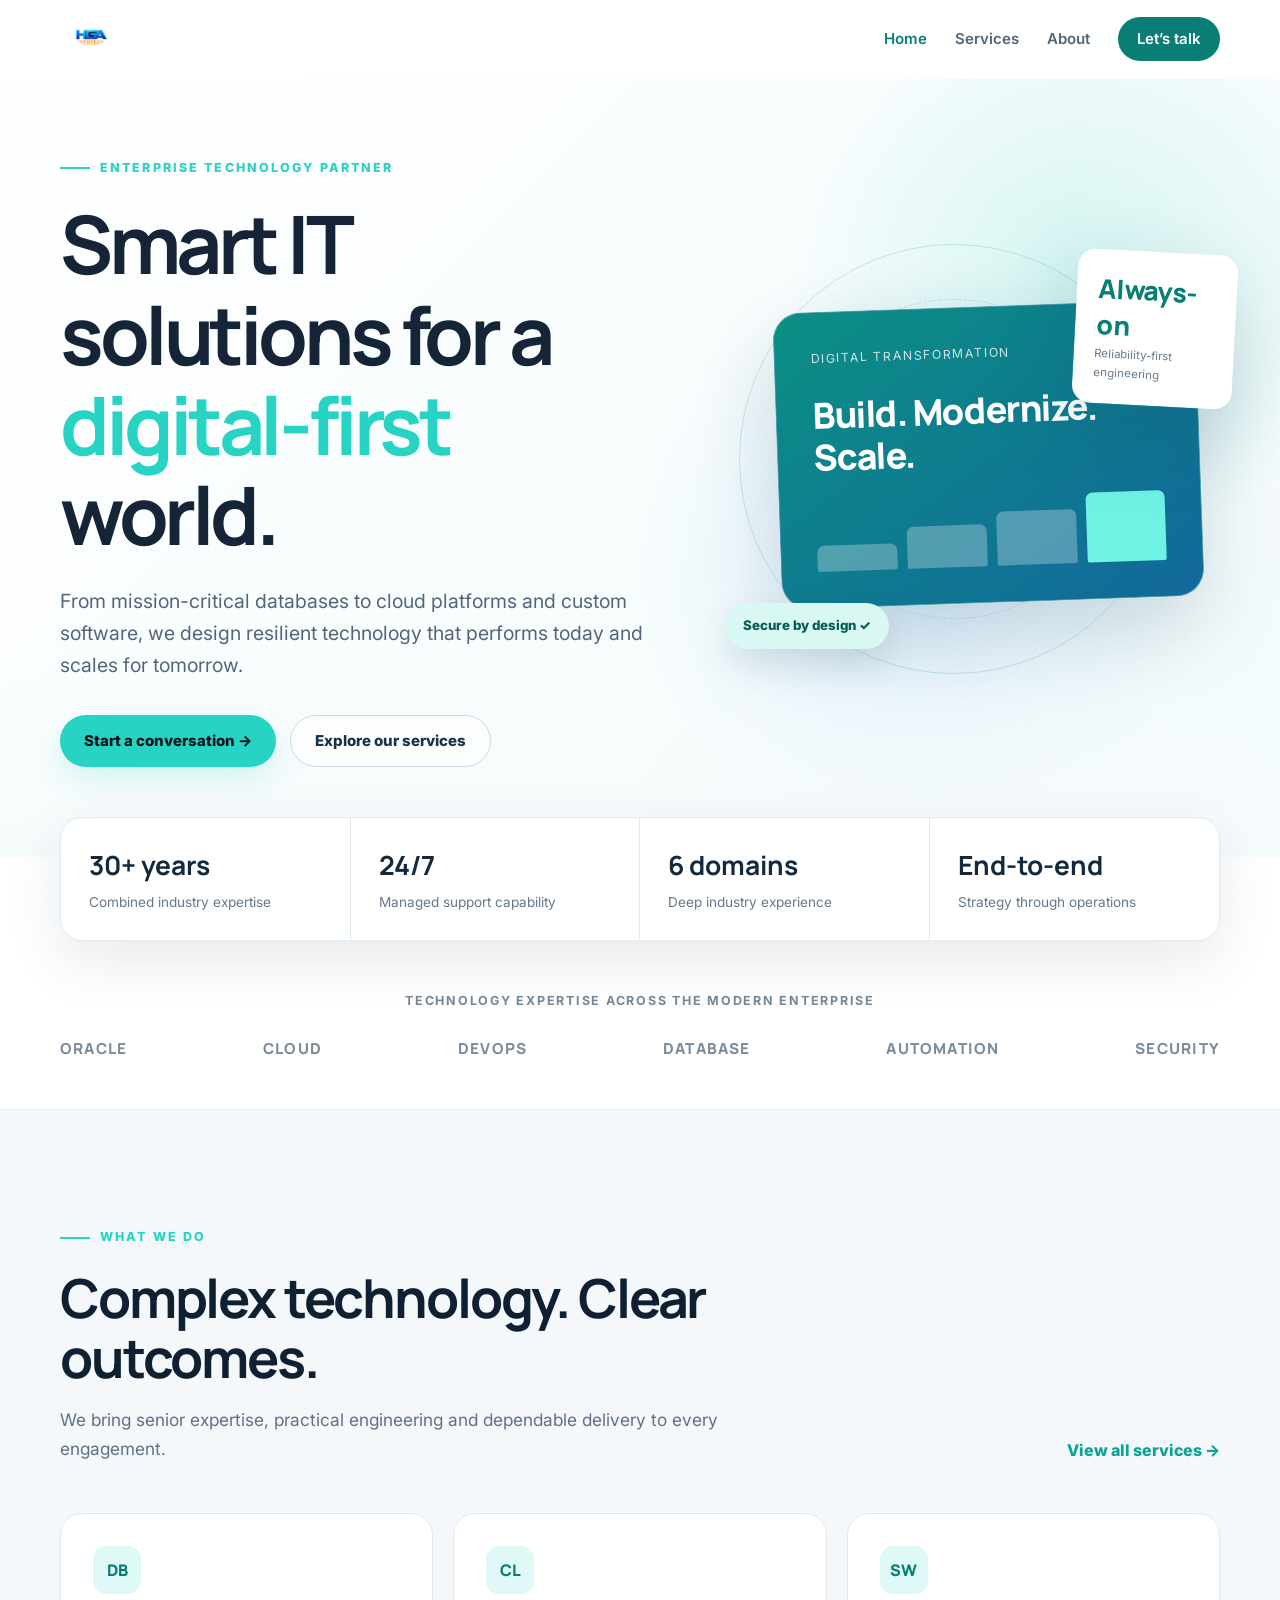
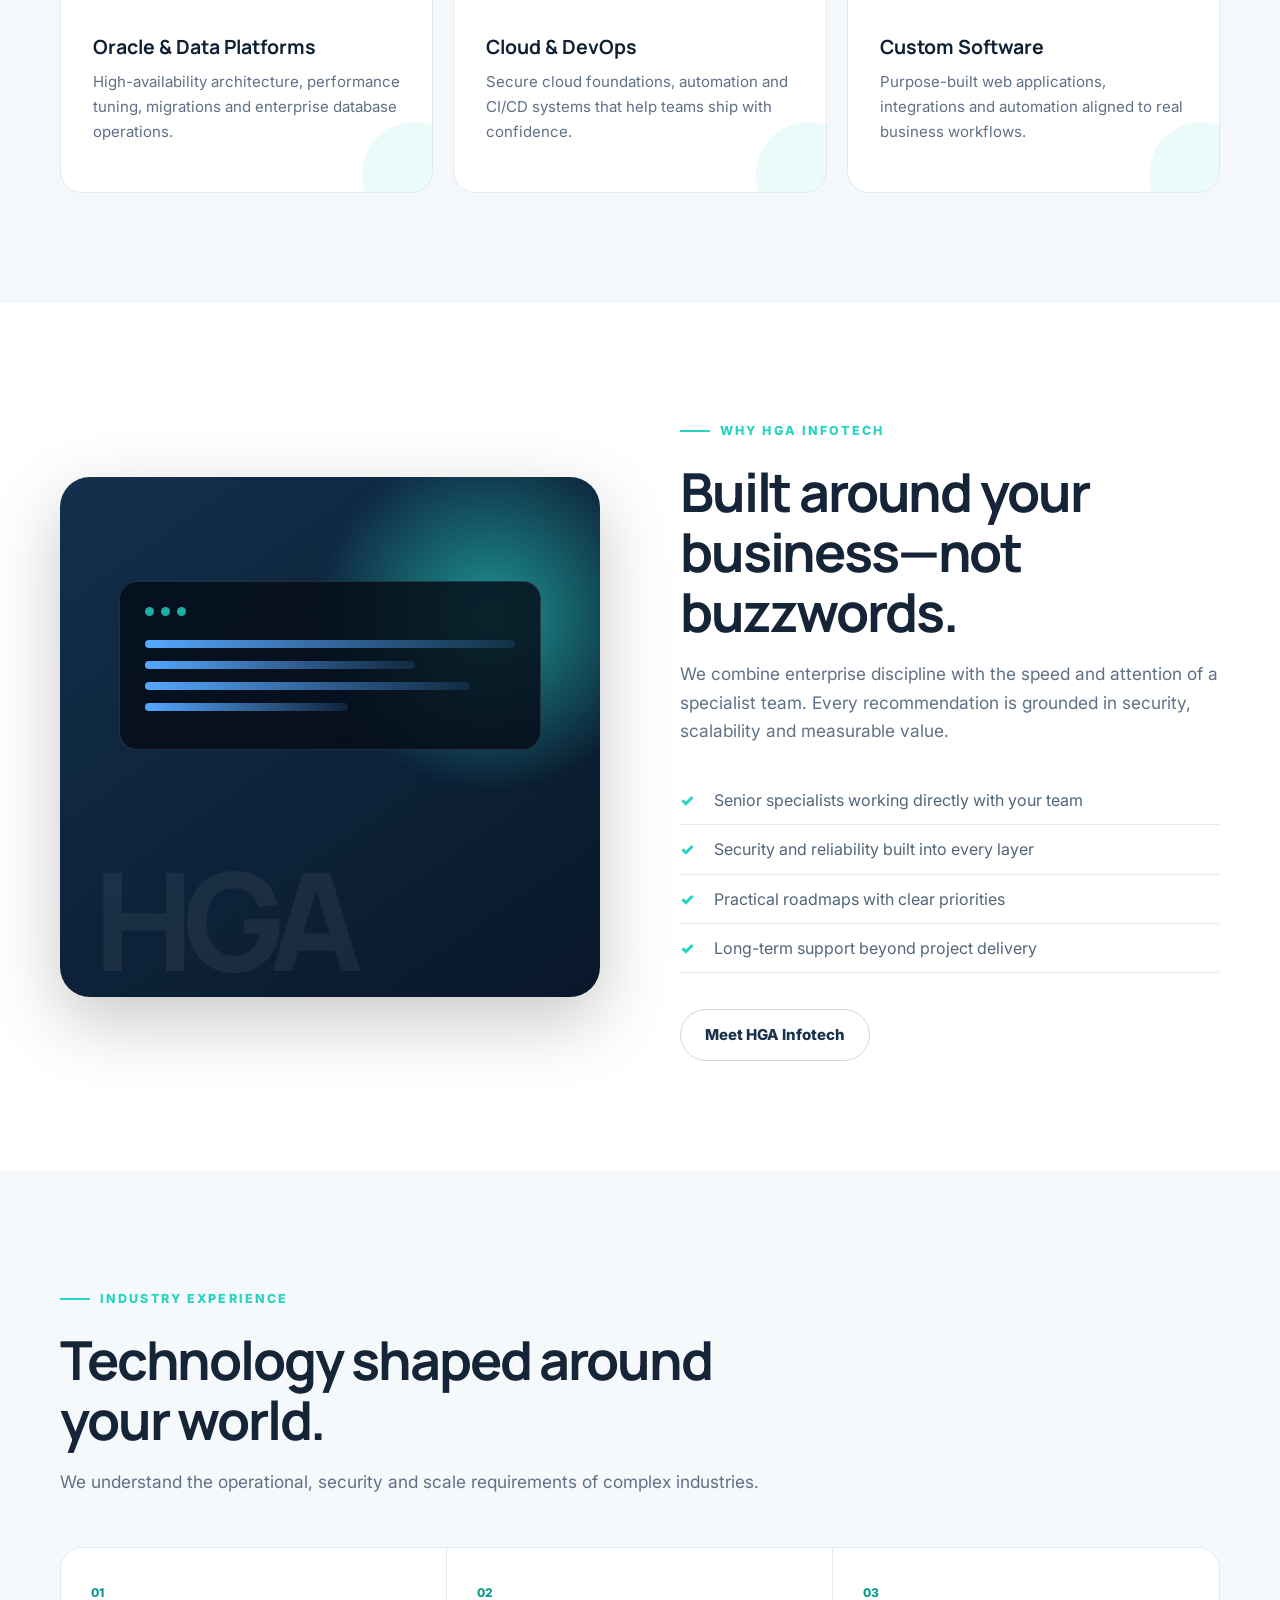
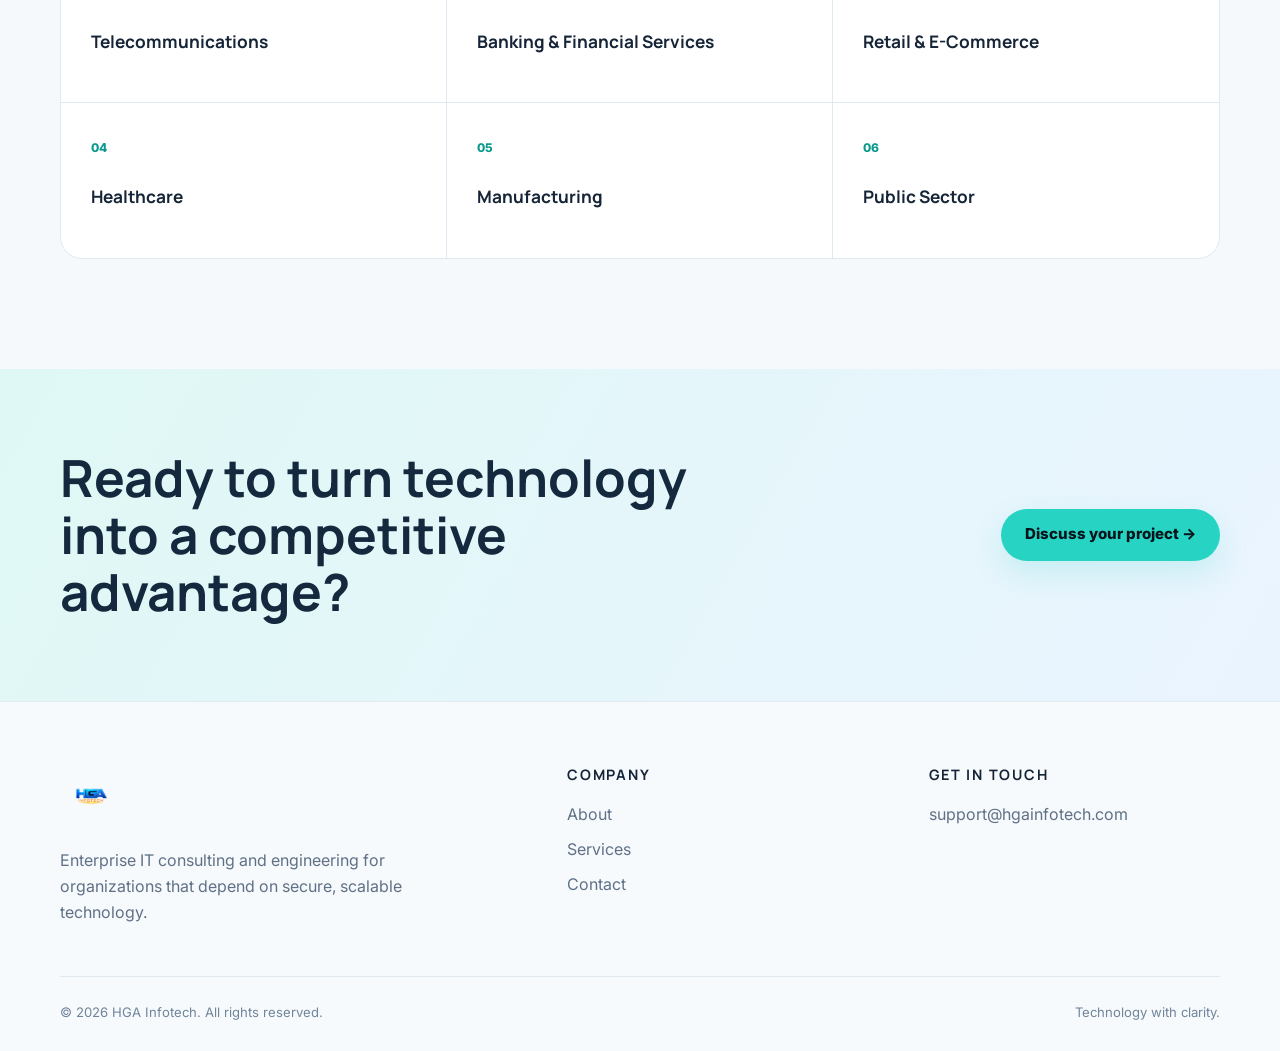
<file: index.html>
<!doctype html>
<html lang="en">
<head>
  <meta charset="utf-8"><meta name="viewport" content="width=device-width,initial-scale=1">
  <meta name="description" content="HGA Infotech delivers enterprise IT consulting, Oracle database, cloud, DevOps, security and custom software solutions.">
  <title>HGA Infotech | Enterprise Technology, Built for What’s Next</title>
  <link rel="preconnect" href="https://fonts.googleapis.com"><link rel="preconnect" href="https://fonts.gstatic.com" crossorigin>
  <link href="https://fonts.googleapis.com/css2?family=Inter:wght@400;500;600;700&family=Manrope:wght@600;700;800&display=swap" rel="stylesheet">
  <link rel="stylesheet" href="styles.css">
</head>
<body>
  <header class="site-header"><div class="container nav-wrap">
    <a class="brand" href="index.html" aria-label="HGA Infotech home"><img src="logo.png" alt="HGA Infotech"></a>
    <button class="menu-toggle" aria-label="Open navigation" aria-expanded="false"><span></span><span></span><span></span></button>
    <nav class="nav-links" aria-label="Main navigation"><a class="active" href="index.html">Home</a><a href="services.html">Services</a><a href="about.html">About</a><a class="nav-cta" href="contact.html">Let’s talk</a></nav>
  </div></header>

  <main>
    <section class="hero"><div class="container hero-layout"><div class="hero-content">
      <span class="eyebrow">Enterprise technology partner</span>
      <h1>Smart IT solutions for a <span>digital-first</span> world.</h1>
      <p class="hero-copy">From mission-critical databases to cloud platforms and custom software, we design resilient technology that performs today and scales for tomorrow.</p>
      <div class="actions"><a class="btn btn-primary" href="contact.html">Start a conversation →</a><a class="btn btn-secondary" href="services.html">Explore our services</a></div>
    </div><div class="hero-showcase" aria-hidden="true"><div class="showcase-orbit orbit-one"></div><div class="showcase-orbit orbit-two"></div><div class="showcase-card showcase-main"><span>Digital transformation</span><strong>Build. Modernize.<br>Scale.</strong><div class="showcase-bars"><i></i><i></i><i></i><i></i></div></div><div class="showcase-card showcase-float"><b>Always-on</b><span>Reliability-first engineering</span></div><div class="showcase-pill">Secure by design ✓</div></div></div></section>

    <div class="trust-bar"><div class="container trust-grid">
      <div class="stat"><strong>30+ years</strong><span>Combined industry expertise</span></div>
      <div class="stat"><strong>24/7</strong><span>Managed support capability</span></div>
      <div class="stat"><strong>6 domains</strong><span>Deep industry experience</span></div>
      <div class="stat"><strong>End-to-end</strong><span>Strategy through operations</span></div>
    </div></div>

    <section class="expertise-strip"><div class="container"><p>Technology expertise across the modern enterprise</p><div class="expertise-list"><span>ORACLE</span><span>CLOUD</span><span>DEVOPS</span><span>DATABASE</span><span>AUTOMATION</span><span>SECURITY</span></div></div></section>

    <section class="section section-light"><div class="container">
      <div class="section-head"><div><span class="eyebrow">What we do</span><h2>Complex technology. Clear outcomes.</h2><p class="lead">We bring senior expertise, practical engineering and dependable delivery to every engagement.</p></div><a class="text-link" href="services.html">View all services →</a></div>
      <div class="services-grid">
        <article class="service-card"><div class="icon-box">DB</div><h3>Oracle & Data Platforms</h3><p>High-availability architecture, performance tuning, migrations and enterprise database operations.</p></article>
        <article class="service-card"><div class="icon-box">CL</div><h3>Cloud & DevOps</h3><p>Secure cloud foundations, automation and CI/CD systems that help teams ship with confidence.</p></article>
        <article class="service-card"><div class="icon-box">SW</div><h3>Custom Software</h3><p>Purpose-built web applications, integrations and automation aligned to real business workflows.</p></article>
      </div>
    </div></section>

    <section class="section section-dark"><div class="container split">
      <div class="visual-panel" aria-hidden="true"><div class="code-window"><div class="window-dots"><i></i><i></i><i></i></div><div class="code-line"></div><div class="code-line"></div><div class="code-line"></div><div class="code-line"></div></div></div>
      <div><span class="eyebrow">Why HGA Infotech</span><h2>Built around your business—not buzzwords.</h2><p class="lead">We combine enterprise discipline with the speed and attention of a specialist team. Every recommendation is grounded in security, scalability and measurable value.</p>
        <ul class="check-list"><li>Senior specialists working directly with your team</li><li>Security and reliability built into every layer</li><li>Practical roadmaps with clear priorities</li><li>Long-term support beyond project delivery</li></ul>
        <a class="btn btn-secondary" href="about.html">Meet HGA Infotech</a>
      </div>
    </div></section>

    <section class="section industries-section"><div class="container"><div class="section-head"><div><span class="eyebrow">Industry experience</span><h2>Technology shaped around your world.</h2><p class="lead">We understand the operational, security and scale requirements of complex industries.</p></div></div><div class="industry-grid"><article><span>01</span><h3>Telecommunications</h3></article><article><span>02</span><h3>Banking & Financial Services</h3></article><article><span>03</span><h3>Retail & E-Commerce</h3></article><article><span>04</span><h3>Healthcare</h3></article><article><span>05</span><h3>Manufacturing</h3></article><article><span>06</span><h3>Public Sector</h3></article></div></div></section>

    <section class="cta"><div class="container cta-inner"><h2>Ready to turn technology into a competitive advantage?</h2><a class="btn btn-primary" href="contact.html">Discuss your project →</a></div></section>
  </main>

  <footer class="site-footer"><div class="container"><div class="footer-grid">
    <div class="footer-brand"><a class="brand" href="index.html"><img src="logo.png" alt="HGA Infotech"></a><p>Enterprise IT consulting and engineering for organizations that depend on secure, scalable technology.</p></div>
    <div class="footer-col"><h3>Company</h3><a href="about.html">About</a><a href="services.html">Services</a><a href="contact.html">Contact</a></div>
    <div class="footer-col"><h3>Get in touch</h3><a href="mailto:support@hgainfotech.com">support@hgainfotech.com</a></div>
  </div><div class="footer-bottom"><span>© 2026 HGA Infotech. All rights reserved.</span><span>Technology with clarity.</span></div></div></footer>
  <script src="script.js"></script>
</body></html>
</file>
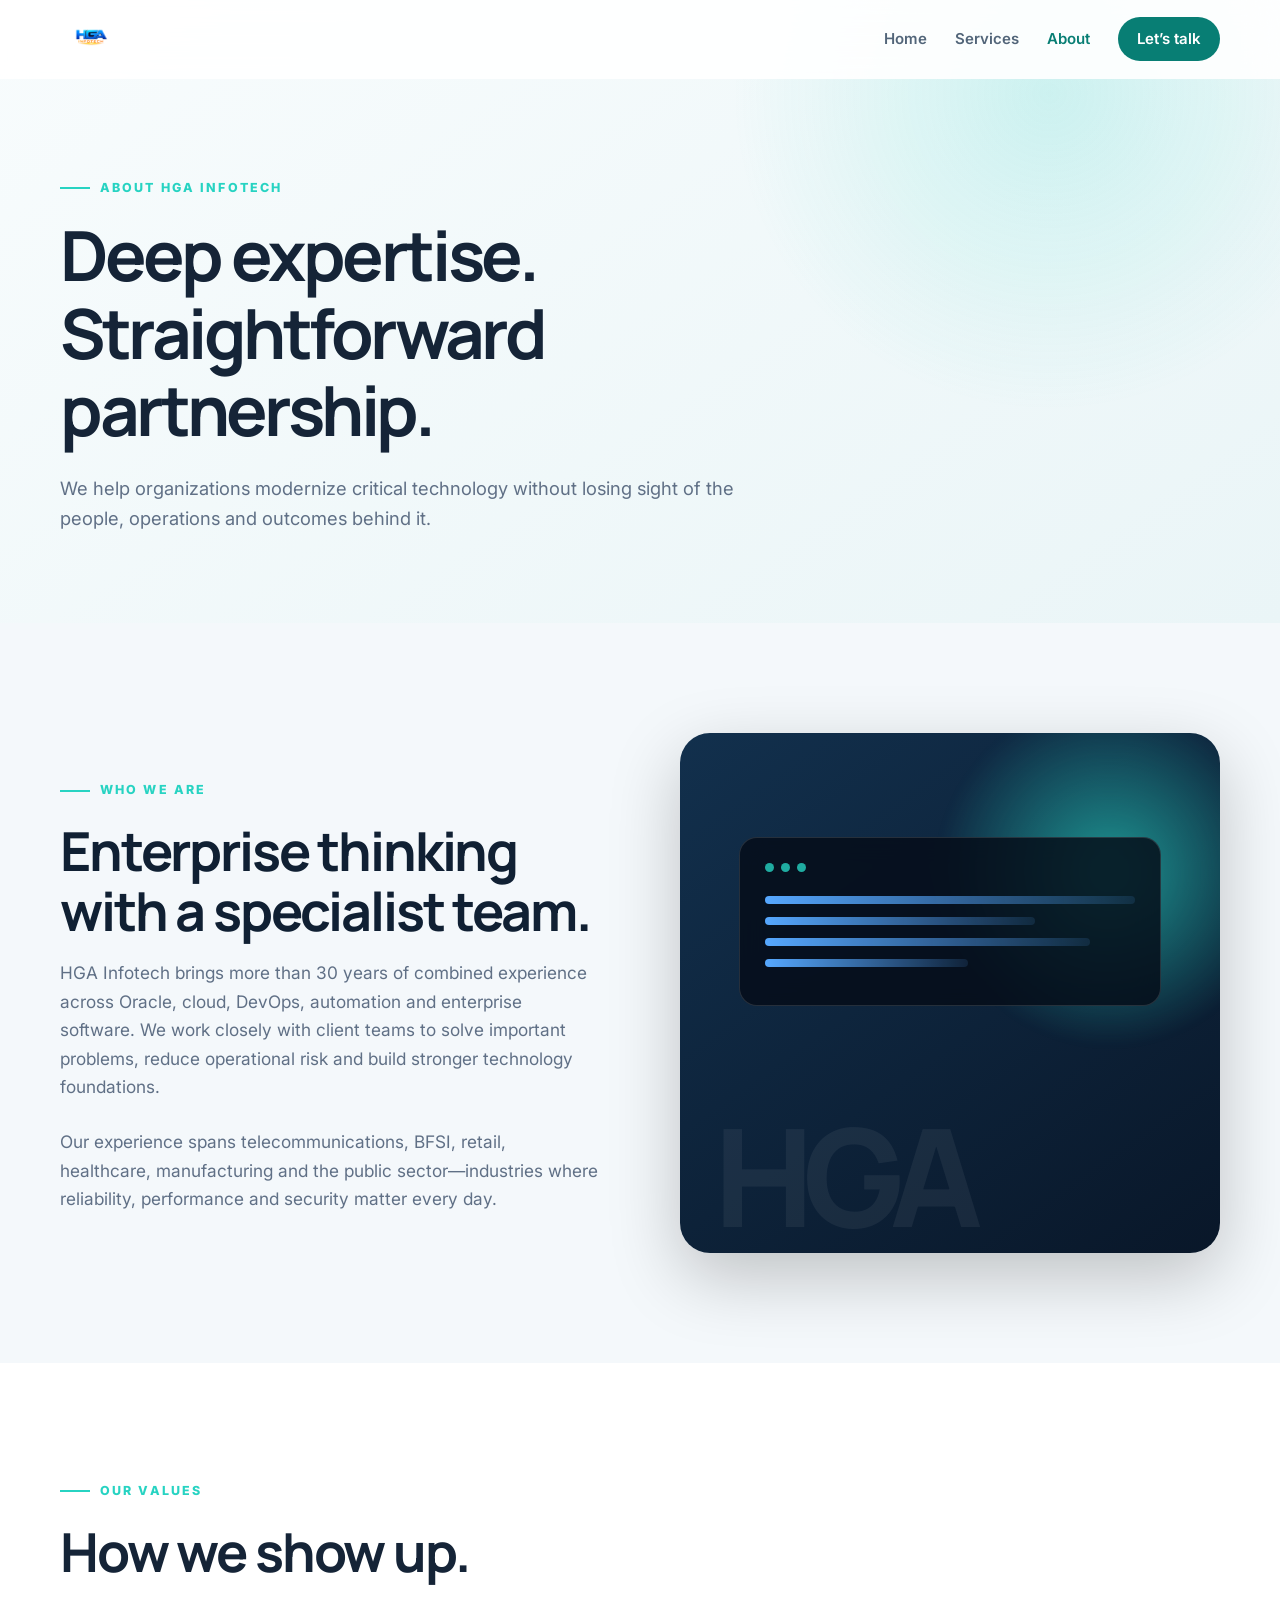
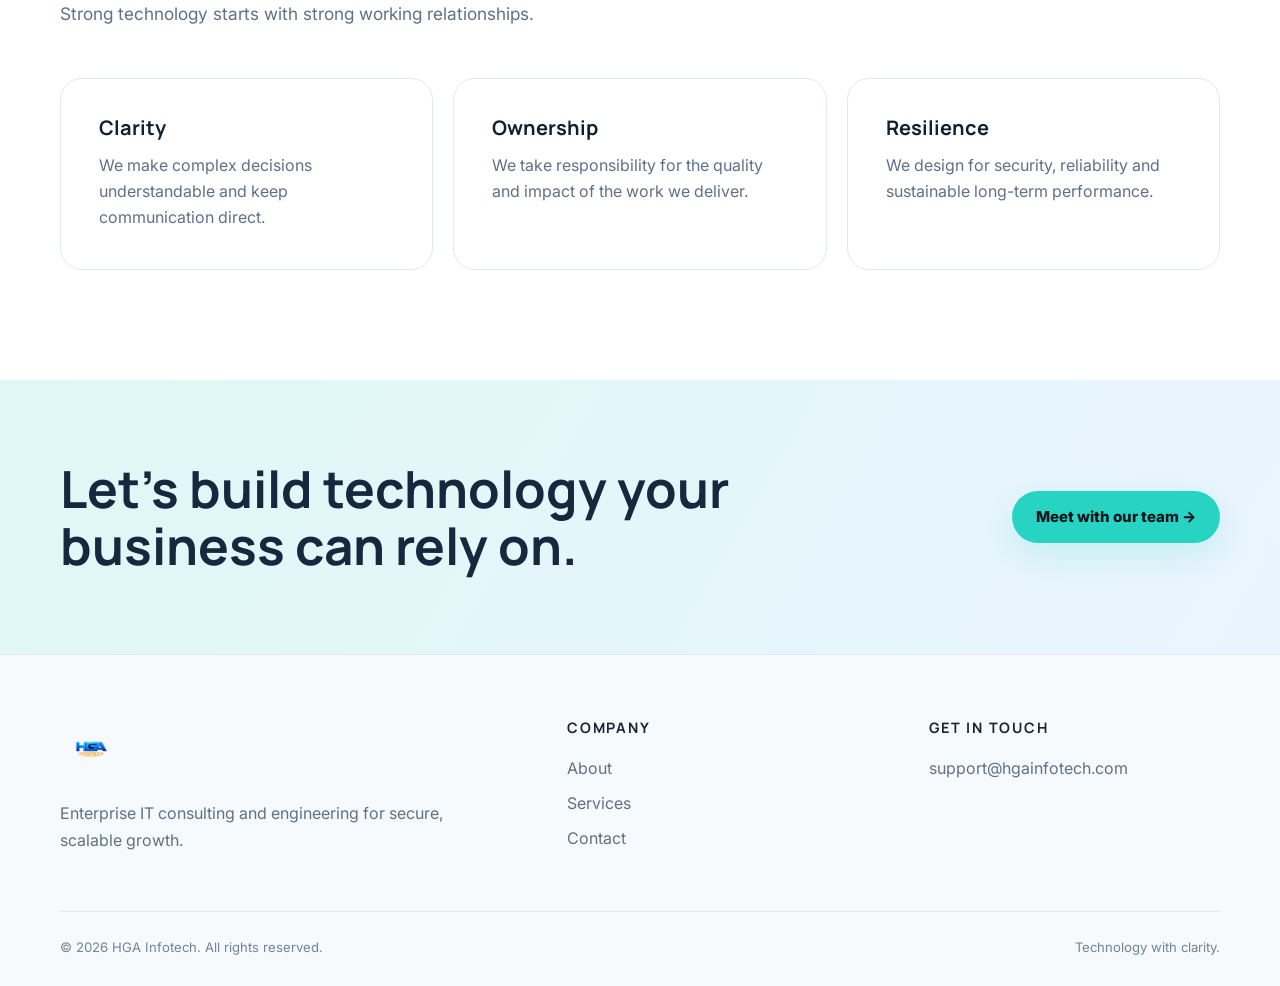
<file: about.html>
<!doctype html><html lang="en"><head>
  <meta charset="utf-8"><meta name="viewport" content="width=device-width,initial-scale=1"><meta name="description" content="Learn about HGA Infotech, an enterprise technology partner focused on dependable delivery, deep expertise and lasting client relationships.">
  <title>About | HGA Infotech</title><link rel="preconnect" href="https://fonts.googleapis.com"><link rel="preconnect" href="https://fonts.gstatic.com" crossorigin><link href="https://fonts.googleapis.com/css2?family=Inter:wght@400;500;600;700&family=Manrope:wght@600;700;800&display=swap" rel="stylesheet"><link rel="stylesheet" href="styles.css">
</head><body>
  <header class="site-header"><div class="container nav-wrap"><a class="brand" href="index.html"><img src="logo.png" alt="HGA Infotech"></a><button class="menu-toggle" aria-label="Open navigation" aria-expanded="false"><span></span><span></span><span></span></button><nav class="nav-links"><a href="index.html">Home</a><a href="services.html">Services</a><a class="active" href="about.html">About</a><a class="nav-cta" href="contact.html">Let’s talk</a></nav></div></header>
  <main><section class="page-hero"><div class="container"><span class="eyebrow">About HGA Infotech</span><h1>Deep expertise. Straightforward partnership.</h1><p>We help organizations modernize critical technology without losing sight of the people, operations and outcomes behind it.</p></div></section>
    <section class="section section-light"><div class="container split"><div><span class="eyebrow">Who we are</span><h2>Enterprise thinking with a specialist team.</h2><p class="lead">HGA Infotech brings more than 30 years of combined experience across Oracle, cloud, DevOps, automation and enterprise software. We work closely with client teams to solve important problems, reduce operational risk and build stronger technology foundations.</p><br><p class="lead">Our experience spans telecommunications, BFSI, retail, healthcare, manufacturing and the public sector—industries where reliability, performance and security matter every day.</p></div><div class="visual-panel" aria-hidden="true"><div class="code-window"><div class="window-dots"><i></i><i></i><i></i></div><div class="code-line"></div><div class="code-line"></div><div class="code-line"></div><div class="code-line"></div></div></div></div></section>
    <section class="section section-dark"><div class="container"><div class="section-head"><div><span class="eyebrow">Our values</span><h2>How we show up.</h2><p class="lead">Strong technology starts with strong working relationships.</p></div></div><div class="values-grid"><article class="content-card"><h3>Clarity</h3><p>We make complex decisions understandable and keep communication direct.</p></article><article class="content-card"><h3>Ownership</h3><p>We take responsibility for the quality and impact of the work we deliver.</p></article><article class="content-card"><h3>Resilience</h3><p>We design for security, reliability and sustainable long-term performance.</p></article></div></div></section>
    <section class="cta"><div class="container cta-inner"><h2>Let’s build technology your business can rely on.</h2><a class="btn btn-primary" href="contact.html">Meet with our team →</a></div></section>
  </main>
  <footer class="site-footer"><div class="container"><div class="footer-grid"><div class="footer-brand"><a class="brand" href="index.html"><img src="logo.png" alt="HGA Infotech"></a><p>Enterprise IT consulting and engineering for secure, scalable growth.</p></div><div class="footer-col"><h3>Company</h3><a href="about.html">About</a><a href="services.html">Services</a><a href="contact.html">Contact</a></div><div class="footer-col"><h3>Get in touch</h3><a href="mailto:support@hgainfotech.com">support@hgainfotech.com</a></div></div><div class="footer-bottom"><span>© 2026 HGA Infotech. All rights reserved.</span><span>Technology with clarity.</span></div></div></footer><script src="script.js"></script>
</body></html>
</file>
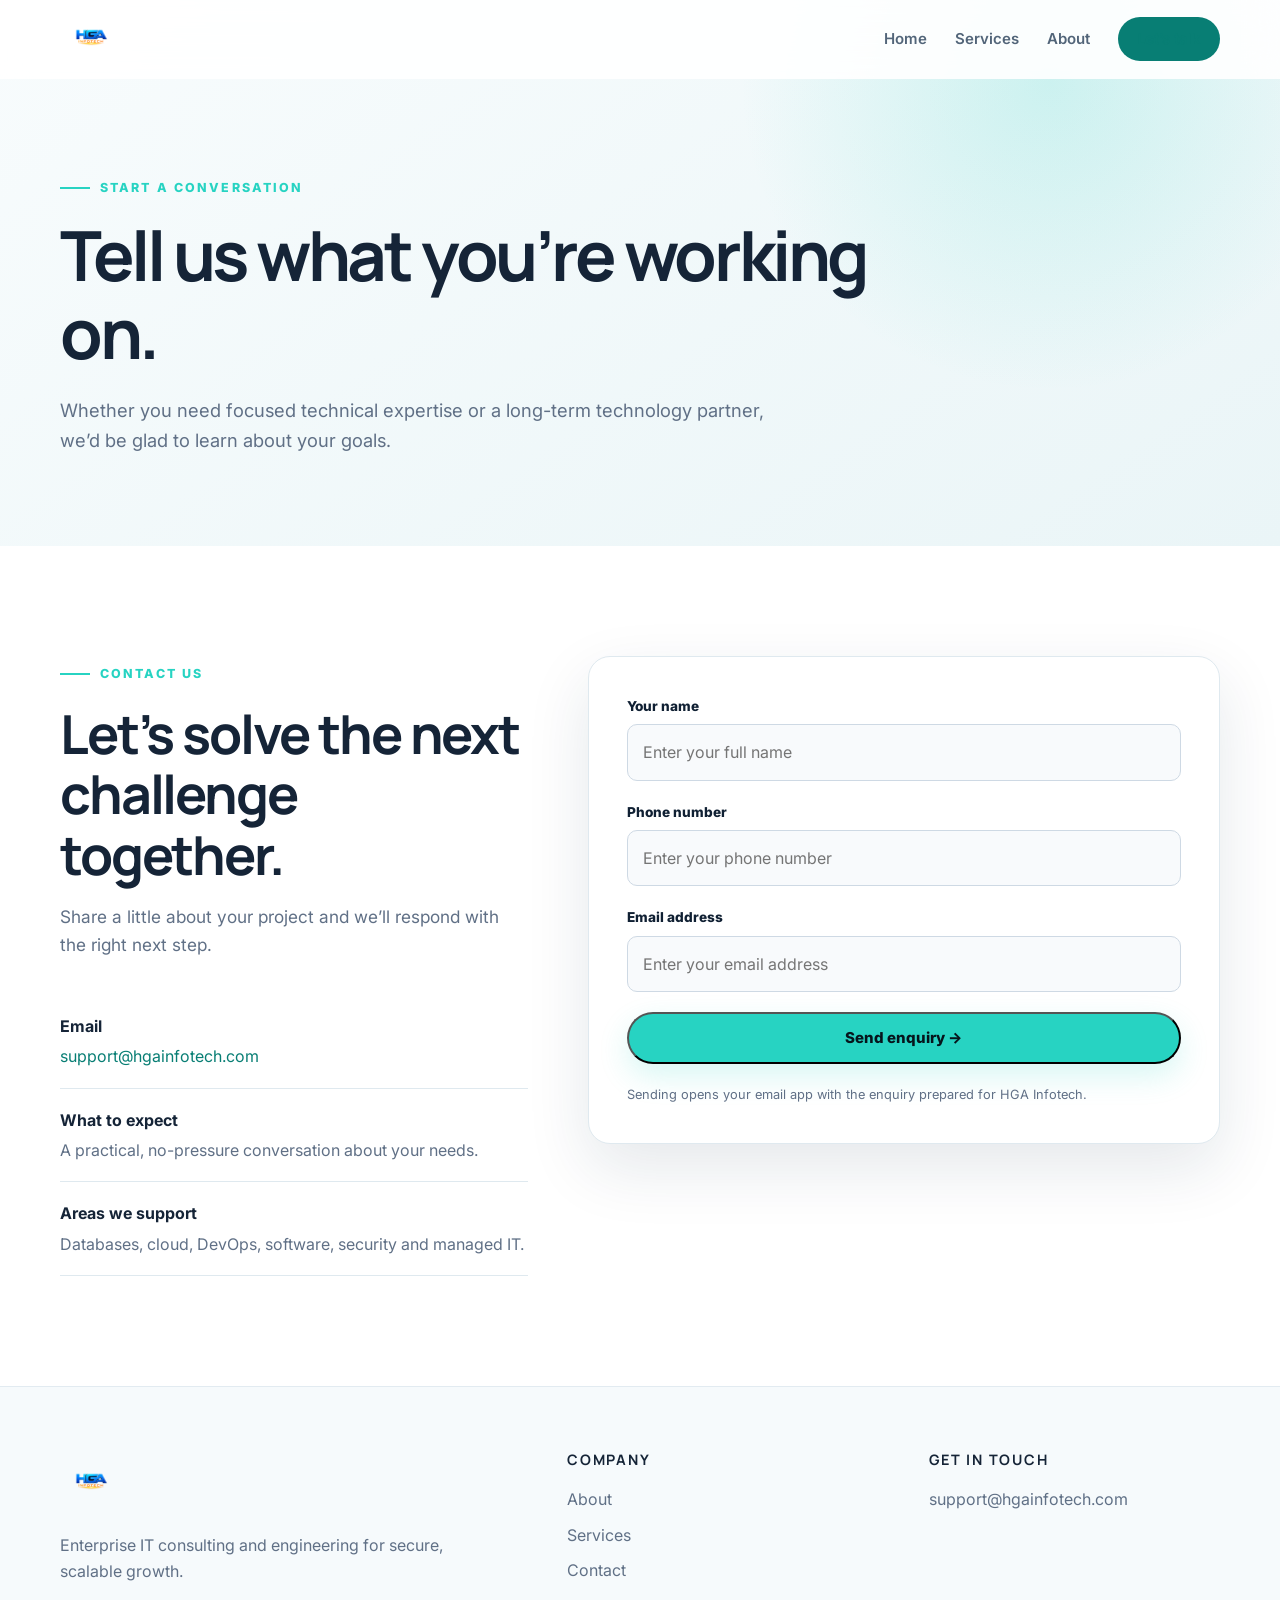
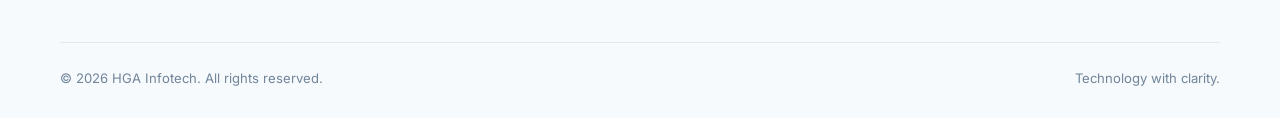
<file: contact.html>
<!doctype html><html lang="en"><head>
  <meta charset="utf-8"><meta name="viewport" content="width=device-width,initial-scale=1"><meta name="description" content="Contact HGA Infotech to discuss enterprise IT consulting, cloud, database, software and managed support needs.">
  <title>Contact | HGA Infotech</title><link rel="preconnect" href="https://fonts.googleapis.com"><link rel="preconnect" href="https://fonts.gstatic.com" crossorigin><link href="https://fonts.googleapis.com/css2?family=Inter:wght@400;500;600;700&family=Manrope:wght@600;700;800&display=swap" rel="stylesheet"><link rel="stylesheet" href="styles.css">
</head><body>
  <header class="site-header"><div class="container nav-wrap"><a class="brand" href="index.html"><img src="logo.png" alt="HGA Infotech"></a><button class="menu-toggle" aria-label="Open navigation" aria-expanded="false"><span></span><span></span><span></span></button><nav class="nav-links"><a href="index.html">Home</a><a href="services.html">Services</a><a href="about.html">About</a><a class="nav-cta active" href="contact.html">Let’s talk</a></nav></div></header>
  <main><section class="page-hero"><div class="container"><span class="eyebrow">Start a conversation</span><h1>Tell us what you’re working on.</h1><p>Whether you need focused technical expertise or a long-term technology partner, we’d be glad to learn about your goals.</p></div></section>
    <section class="section section-dark"><div class="container contact-layout"><div><span class="eyebrow">Contact us</span><h2>Let’s solve the next challenge together.</h2><p class="lead">Share a little about your project and we’ll respond with the right next step.</p><ul class="contact-list"><li><strong>Email</strong><a href="mailto:support@hgainfotech.com">support@hgainfotech.com</a></li><li><strong>What to expect</strong>A practical, no-pressure conversation about your needs.</li><li><strong>Areas we support</strong>Databases, cloud, DevOps, software, security and managed IT.</li></ul></div>
      <form class="contact-form" id="enquiry-form"><div class="field full"><label for="name">Your name</label><input id="name" name="name" autocomplete="name" placeholder="Enter your full name" required></div><div class="field full"><label for="phone">Phone number</label><input id="phone" name="phone" type="tel" autocomplete="tel" inputmode="tel" placeholder="Enter your phone number" required></div><div class="field full"><label for="email">Email address</label><input id="email" name="email" type="email" autocomplete="email" placeholder="Enter your email address" required></div><button class="btn btn-primary field full" type="submit">Send enquiry →</button><p class="form-note" id="form-status">Sending opens your email app with the enquiry prepared for HGA Infotech.</p></form>
    </div></section></main>
  <footer class="site-footer"><div class="container"><div class="footer-grid"><div class="footer-brand"><a class="brand" href="index.html"><img src="logo.png" alt="HGA Infotech"></a><p>Enterprise IT consulting and engineering for secure, scalable growth.</p></div><div class="footer-col"><h3>Company</h3><a href="about.html">About</a><a href="services.html">Services</a><a href="contact.html">Contact</a></div><div class="footer-col"><h3>Get in touch</h3><a href="mailto:support@hgainfotech.com">support@hgainfotech.com</a></div></div><div class="footer-bottom"><span>© 2026 HGA Infotech. All rights reserved.</span><span>Technology with clarity.</span></div></div></footer><script src="script.js"></script>
</body></html>
</file>
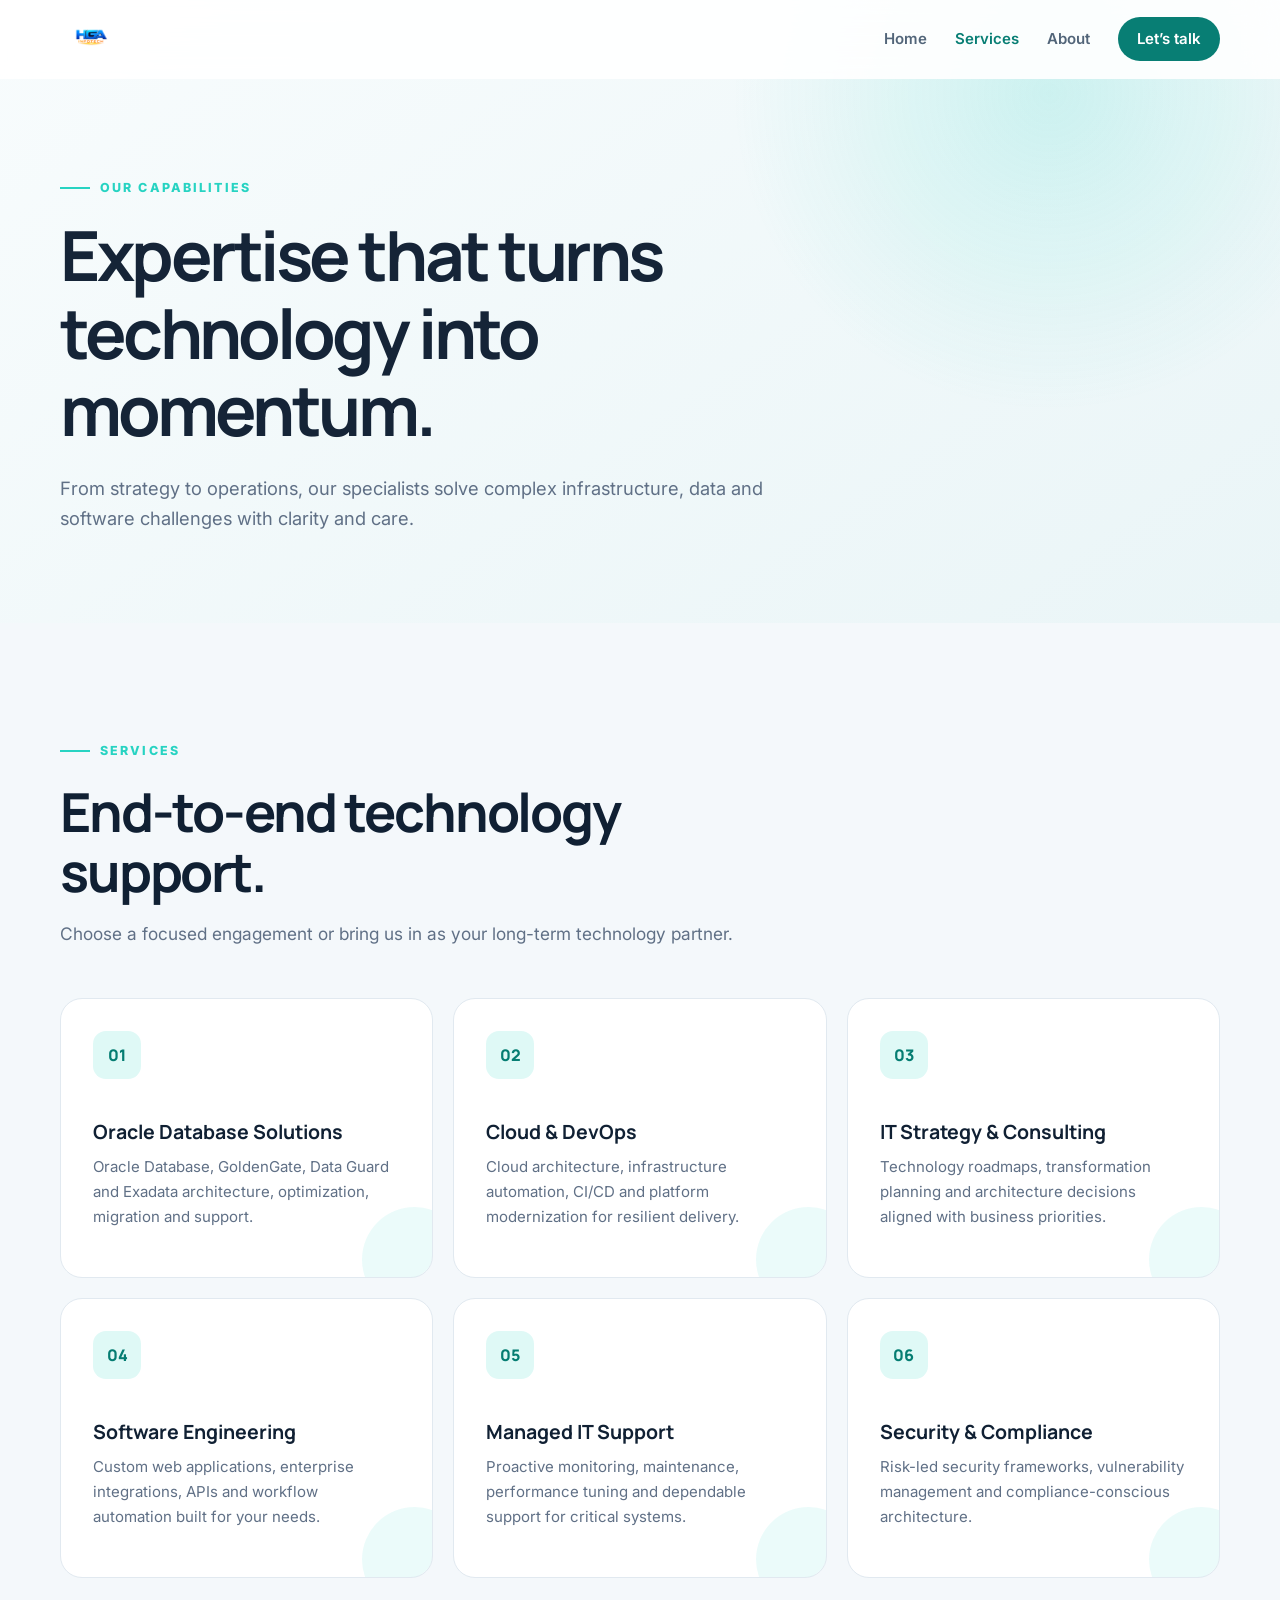
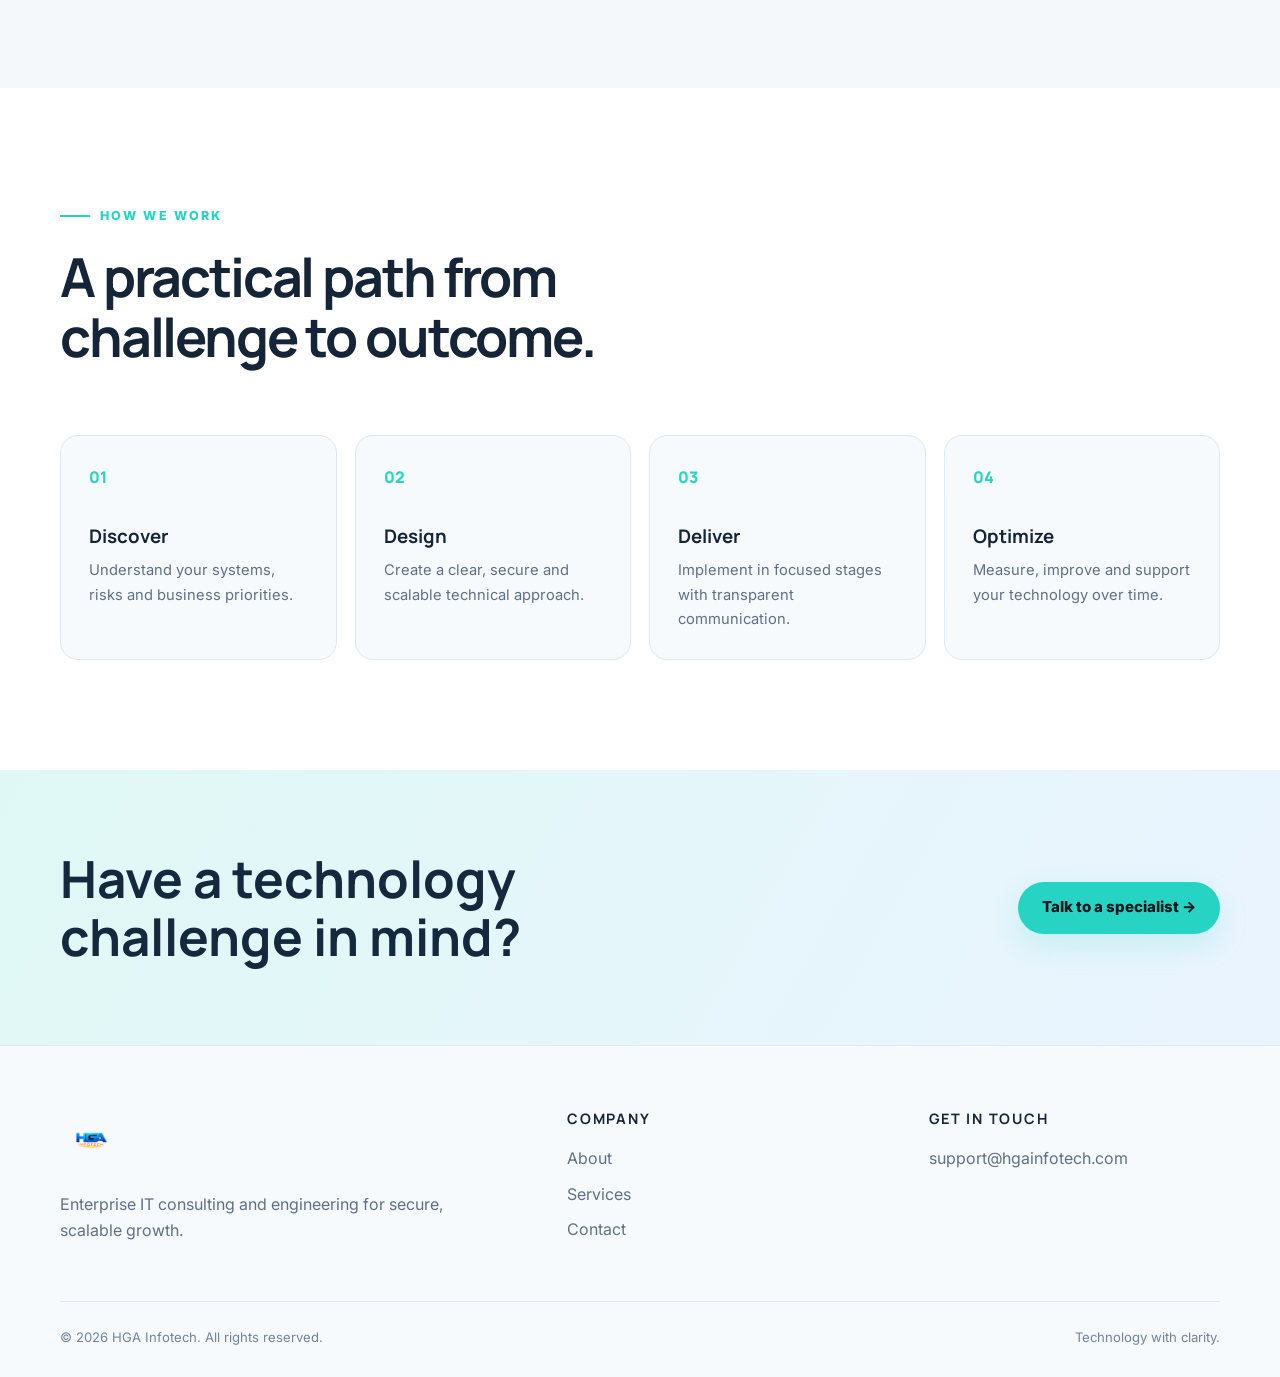
<file: services.html>
<!doctype html><html lang="en"><head>
  <meta charset="utf-8"><meta name="viewport" content="width=device-width,initial-scale=1"><meta name="description" content="Explore HGA Infotech services across Oracle databases, cloud, DevOps, consulting, custom development and security.">
  <title>Services | HGA Infotech</title><link rel="preconnect" href="https://fonts.googleapis.com"><link rel="preconnect" href="https://fonts.gstatic.com" crossorigin><link href="https://fonts.googleapis.com/css2?family=Inter:wght@400;500;600;700&family=Manrope:wght@600;700;800&display=swap" rel="stylesheet"><link rel="stylesheet" href="styles.css">
</head><body>
  <header class="site-header"><div class="container nav-wrap"><a class="brand" href="index.html"><img src="logo.png" alt="HGA Infotech"></a><button class="menu-toggle" aria-label="Open navigation" aria-expanded="false"><span></span><span></span><span></span></button><nav class="nav-links"><a href="index.html">Home</a><a class="active" href="services.html">Services</a><a href="about.html">About</a><a class="nav-cta" href="contact.html">Let’s talk</a></nav></div></header>
  <main><section class="page-hero"><div class="container"><span class="eyebrow">Our capabilities</span><h1>Expertise that turns technology into momentum.</h1><p>From strategy to operations, our specialists solve complex infrastructure, data and software challenges with clarity and care.</p></div></section>
    <section class="section section-light"><div class="container"><div class="section-head"><div><span class="eyebrow">Services</span><h2>End-to-end technology support.</h2><p class="lead">Choose a focused engagement or bring us in as your long-term technology partner.</p></div></div>
      <div class="services-grid">
        <article class="service-card"><div class="icon-box">01</div><h3>Oracle Database Solutions</h3><p>Oracle Database, GoldenGate, Data Guard and Exadata architecture, optimization, migration and support.</p></article>
        <article class="service-card"><div class="icon-box">02</div><h3>Cloud & DevOps</h3><p>Cloud architecture, infrastructure automation, CI/CD and platform modernization for resilient delivery.</p></article>
        <article class="service-card"><div class="icon-box">03</div><h3>IT Strategy & Consulting</h3><p>Technology roadmaps, transformation planning and architecture decisions aligned with business priorities.</p></article>
        <article class="service-card"><div class="icon-box">04</div><h3>Software Engineering</h3><p>Custom web applications, enterprise integrations, APIs and workflow automation built for your needs.</p></article>
        <article class="service-card"><div class="icon-box">05</div><h3>Managed IT Support</h3><p>Proactive monitoring, maintenance, performance tuning and dependable support for critical systems.</p></article>
        <article class="service-card"><div class="icon-box">06</div><h3>Security & Compliance</h3><p>Risk-led security frameworks, vulnerability management and compliance-conscious architecture.</p></article>
      </div></div></section>
    <section class="section section-dark"><div class="container"><div class="section-head"><div><span class="eyebrow">How we work</span><h2>A practical path from challenge to outcome.</h2></div></div><div class="process-grid"><article class="process-item"><h3>Discover</h3><p>Understand your systems, risks and business priorities.</p></article><article class="process-item"><h3>Design</h3><p>Create a clear, secure and scalable technical approach.</p></article><article class="process-item"><h3>Deliver</h3><p>Implement in focused stages with transparent communication.</p></article><article class="process-item"><h3>Optimize</h3><p>Measure, improve and support your technology over time.</p></article></div></div></section>
    <section class="cta"><div class="container cta-inner"><h2>Have a technology challenge in mind?</h2><a class="btn btn-primary" href="contact.html">Talk to a specialist →</a></div></section>
  </main>
  <footer class="site-footer"><div class="container"><div class="footer-grid"><div class="footer-brand"><a class="brand" href="index.html"><img src="logo.png" alt="HGA Infotech"></a><p>Enterprise IT consulting and engineering for secure, scalable growth.</p></div><div class="footer-col"><h3>Company</h3><a href="about.html">About</a><a href="services.html">Services</a><a href="contact.html">Contact</a></div><div class="footer-col"><h3>Get in touch</h3><a href="mailto:support@hgainfotech.com">support@hgainfotech.com</a></div></div><div class="footer-bottom"><span>© 2026 HGA Infotech. All rights reserved.</span><span>Technology with clarity.</span></div></div></footer><script src="script.js"></script>
</body></html>
</file>
<file: styles.css>
:root {
  --bg: #07111f;
  --bg-soft: #0d1b2e;
  --surface: #10233a;
  --surface-light: #f4f8fb;
  --text: #eef7ff;
  --text-dark: #102033;
  --muted: #9fb3c8;
  --muted-dark: #607086;
  --primary: #27d3c2;
  --primary-dark: #0aa394;
  --accent: #56a8ff;
  --border: rgba(255, 255, 255, 0.11);
  --shadow: 0 24px 70px rgba(0, 0, 0, 0.22);
  --radius: 22px;
  --container: min(1160px, calc(100% - 40px));
}

* { box-sizing: border-box; margin: 0; padding: 0; }
html { scroll-behavior: smooth; }
body {
  font-family: "Inter", system-ui, sans-serif;
  color: var(--text);
  background: var(--bg);
  line-height: 1.65;
  overflow-x: hidden;
}
img { display: block; max-width: 100%; }
a { color: inherit; }
button { font: inherit; }
.container { width: var(--container); margin-inline: auto; }

.site-header {
  position: fixed;
  inset: 0 0 auto;
  z-index: 1000;
  background: rgba(7, 17, 31, 0.8);
  border-bottom: 1px solid transparent;
  backdrop-filter: blur(16px);
  transition: .3s ease;
}
.site-header.scrolled { border-color: var(--border); box-shadow: 0 10px 30px rgba(0,0,0,.18); }
.nav-wrap { min-height: 78px; display: flex; align-items: center; justify-content: space-between; gap: 28px; }
.brand { display: flex; align-items: center; text-decoration: none; min-width: max-content; }
.brand img { width: 142px; height: 62px; object-fit: contain; object-position: left center; }
.nav-links { display: flex; align-items: center; gap: 28px; }
.nav-links > a { color: #c4d2e0; text-decoration: none; font-size: .94rem; font-weight: 600; transition: .2s; }
.nav-links > a:hover, .nav-links > a.active { color: white; }
.nav-links .nav-cta { color: #06151c; background: var(--primary); padding: 10px 19px; border-radius: 999px; }
.nav-links .nav-cta:hover { color: #06151c; background: #6ae6da; transform: translateY(-1px); }
.menu-toggle { display: none; color: white; background: transparent; border: 0; width: 42px; height: 42px; cursor: pointer; }
.menu-toggle span { display: block; width: 24px; height: 2px; background: currentColor; margin: 5px auto; transition: .25s; }

.hero { position: relative; min-height: 760px; display: grid; align-items: center; padding: 150px 0 90px; isolation: isolate; }
.hero::before { content: ""; position: absolute; inset: 0; z-index: -2; background: linear-gradient(90deg, rgba(4,12,24,.98) 3%, rgba(4,12,24,.83) 47%, rgba(4,12,24,.3)), url("MAINSCREEN.png") center/cover; }
.hero::after { content: ""; position: absolute; inset: auto 0 0; height: 180px; z-index: -1; background: linear-gradient(transparent, var(--bg)); }
.hero-content { max-width: 760px; }
.eyebrow { display: inline-flex; align-items: center; gap: 10px; color: var(--primary); text-transform: uppercase; letter-spacing: .17em; font-size: .78rem; font-weight: 800; margin-bottom: 20px; }
.eyebrow::before { content: ""; width: 30px; height: 2px; background: var(--primary); }
h1, h2, h3 { font-family: "Manrope", sans-serif; line-height: 1.12; }
.hero h1 { font-size: clamp(3rem, 6.3vw, 5.8rem); letter-spacing: -.055em; max-width: 900px; }
.hero h1 span { color: var(--primary); }
.hero-copy { max-width: 650px; color: #c4d2e0; font-size: clamp(1.05rem, 2vw, 1.22rem); margin: 25px 0 34px; }
.actions { display: flex; flex-wrap: wrap; gap: 14px; }
.btn { display: inline-flex; justify-content: center; align-items: center; gap: 9px; min-height: 52px; padding: 0 24px; border-radius: 999px; text-decoration: none; font-weight: 800; font-size: .94rem; transition: .25s ease; }
.btn-primary { color: #06151c; background: var(--primary); box-shadow: 0 12px 30px rgba(39,211,194,.18); }
.btn-primary:hover { background: #6ae6da; transform: translateY(-2px); }
.btn-secondary { color: white; border: 1px solid rgba(255,255,255,.25); background: rgba(255,255,255,.06); }
.btn-secondary:hover { border-color: white; background: rgba(255,255,255,.11); transform: translateY(-2px); }

.trust-bar { position: relative; z-index: 2; margin-top: -40px; }
.trust-grid { display: grid; grid-template-columns: repeat(4, 1fr); background: rgba(16,35,58,.96); border: 1px solid var(--border); border-radius: var(--radius); box-shadow: var(--shadow); overflow: hidden; }
.stat { padding: 26px 28px; border-right: 1px solid var(--border); }
.stat:last-child { border: 0; }
.stat strong { display: block; font-family: "Manrope"; font-size: 1.65rem; color: white; }
.stat span { color: var(--muted); font-size: .85rem; }

.section { padding: 110px 0; }
.section-light { color: var(--text-dark); background: var(--surface-light); }
.section-head { display: flex; align-items: end; justify-content: space-between; gap: 40px; margin-bottom: 50px; }
.section-head > div { max-width: 700px; }
.section h2 { font-size: clamp(2.2rem, 4.2vw, 3.6rem); letter-spacing: -.04em; margin-bottom: 18px; }
.lead { color: var(--muted-dark); font-size: 1.08rem; max-width: 700px; }
.section-dark .lead { color: var(--muted); }
.text-link { color: var(--primary-dark); font-weight: 800; text-decoration: none; white-space: nowrap; }
.text-link:hover { text-decoration: underline; }

.services-grid { display: grid; grid-template-columns: repeat(3, 1fr); gap: 20px; }
.service-card { position: relative; min-height: 280px; padding: 32px; color: var(--text-dark); background: white; border: 1px solid #e1e9f0; border-radius: var(--radius); transition: .3s ease; overflow: hidden; }
.service-card::after { content: ""; position: absolute; right: -35px; bottom: -35px; width: 105px; height: 105px; border-radius: 50%; background: rgba(39,211,194,.09); transition: .3s; }
.service-card:hover { transform: translateY(-7px); box-shadow: 0 24px 55px rgba(22,50,75,.11); border-color: rgba(10,163,148,.35); }
.service-card:hover::after { transform: scale(1.35); }
.icon-box { display: grid; place-items: center; width: 48px; height: 48px; color: #057d72; background: #dff9f6; border-radius: 13px; font-family: "Manrope"; font-weight: 800; margin-bottom: 42px; }
.service-card h3 { font-size: 1.22rem; margin-bottom: 12px; }
.service-card p { color: var(--muted-dark); font-size: .94rem; }

.split { display: grid; grid-template-columns: 1fr 1fr; gap: 80px; align-items: center; }
.visual-panel { position: relative; min-height: 520px; border-radius: 30px; overflow: hidden; background: linear-gradient(145deg, #12304d, #091729); box-shadow: var(--shadow); }
.visual-panel::before { content: ""; position: absolute; width: 360px; height: 360px; border-radius: 50%; right: -70px; top: -40px; background: radial-gradient(circle, rgba(39,211,194,.65), transparent 68%); filter: blur(4px); }
.visual-panel::after { content: "HGA"; position: absolute; left: 34px; bottom: 10px; font: 800 8.5rem/1 "Manrope"; letter-spacing: -.08em; color: rgba(255,255,255,.06); }
.code-window { position: absolute; width: 78%; left: 11%; top: 20%; padding: 25px; background: rgba(5,13,25,.83); border: 1px solid rgba(255,255,255,.13); border-radius: 18px; backdrop-filter: blur(12px); }
.window-dots { display: flex; gap: 7px; margin-bottom: 24px; }
.window-dots i { width: 9px; height: 9px; border-radius: 50%; background: var(--primary); opacity: .8; }
.code-line { height: 8px; border-radius: 10px; margin: 13px 0; background: linear-gradient(90deg, var(--accent), rgba(86,168,255,.12)); }
.code-line:nth-child(3) { width: 73%; }.code-line:nth-child(4) { width: 88%; }.code-line:nth-child(5) { width: 55%; }.code-line:nth-child(6) { width: 78%; }
.check-list { list-style: none; margin: 30px 0 36px; }
.check-list li { position: relative; padding: 11px 0 11px 34px; color: #cad7e4; border-bottom: 1px solid var(--border); }
.check-list li::before { content: "✓"; position: absolute; left: 0; color: var(--primary); font-weight: 900; }

.page-hero { padding: 170px 0 90px; background: radial-gradient(circle at 82% 15%, rgba(39,211,194,.14), transparent 26%), linear-gradient(145deg,#07111f,#0c2035); }
.page-hero .eyebrow { margin-bottom: 18px; }
.page-hero h1 { max-width: 850px; font-size: clamp(2.8rem, 5.4vw, 5rem); letter-spacing: -.05em; }
.page-hero p { max-width: 720px; color: var(--muted); font-size: 1.15rem; margin-top: 24px; }
.process-grid { display: grid; grid-template-columns: repeat(4, 1fr); gap: 18px; counter-reset: process; }
.process-item { counter-increment: process; padding: 28px; border: 1px solid var(--border); border-radius: 18px; background: rgba(255,255,255,.035); }
.process-item::before { content: "0" counter(process); display: block; color: var(--primary); font-family: "Manrope"; font-weight: 800; margin-bottom: 35px; }
.process-item h3 { margin-bottom: 12px; }.process-item p { color: var(--muted); font-size: .92rem; }
.content-card { padding: 38px; color: var(--text-dark); background: white; border: 1px solid #e1e9f0; border-radius: var(--radius); }
.content-card h3 { margin-bottom: 12px; font-size: 1.25rem; }.content-card p { color: var(--muted-dark); }
.values-grid { display: grid; grid-template-columns: repeat(3,1fr); gap: 20px; margin-top: 45px; }

.contact-layout { display: grid; grid-template-columns: .85fr 1.15fr; gap: 60px; align-items: start; }
.contact-list { list-style: none; margin-top: 35px; }
.contact-list li { padding: 18px 0; border-bottom: 1px solid var(--border); color: var(--muted); }
.contact-list strong { display: block; color: white; margin-bottom: 4px; }
.contact-list a { color: var(--primary); text-decoration: none; }
.contact-form { display: grid; grid-template-columns: 1fr 1fr; gap: 20px; padding: 38px; color: var(--text-dark); background: white; border-radius: var(--radius); box-shadow: var(--shadow); }
.field { display: grid; gap: 7px; }.field.full { grid-column: 1 / -1; }
.field label { font-size: .85rem; font-weight: 800; }
.field input, .field textarea, .field select { width: 100%; padding: 14px 15px; border: 1px solid #ced9e4; border-radius: 10px; background: #f8fafc; font: inherit; color: var(--text-dark); outline: none; }
.field input:focus, .field textarea:focus, .field select:focus { border-color: var(--primary-dark); box-shadow: 0 0 0 3px rgba(10,163,148,.1); }
.field textarea { min-height: 130px; resize: vertical; }
.form-note { grid-column: 1/-1; color: var(--muted-dark); font-size: .8rem; }

.cta { padding: 80px 0; background: linear-gradient(125deg, #133150, #0b4c54); }
.cta-inner { display: flex; align-items: center; justify-content: space-between; gap: 35px; }
.cta h2 { font-size: clamp(2rem, 4vw, 3.3rem); max-width: 700px; margin: 0; }
.site-footer { padding: 65px 0 28px; background: #040b14; }
.footer-grid { display: grid; grid-template-columns: 1.5fr 1fr 1fr; gap: 70px; padding-bottom: 50px; }
.footer-brand p { max-width: 420px; color: var(--muted); margin-top: 18px; }
.footer-col h3 { font-size: .9rem; text-transform: uppercase; letter-spacing: .12em; color: white; margin-bottom: 18px; }
.footer-col a { display: block; width: fit-content; color: var(--muted); text-decoration: none; margin: 9px 0; }
.footer-col a:hover { color: var(--primary); }
.footer-bottom { display: flex; justify-content: space-between; gap: 20px; padding-top: 25px; border-top: 1px solid var(--border); color: #71849a; font-size: .82rem; }

@media (max-width: 920px) {
  .menu-toggle { display: block; }
  .nav-links { position: absolute; top: 78px; left: 20px; right: 20px; display: none; flex-direction: column; align-items: stretch; gap: 0; padding: 15px; background: #0c1b2d; border: 1px solid var(--border); border-radius: 16px; box-shadow: var(--shadow); }
  .nav-links.open { display: flex; }
  .nav-links > a { padding: 13px 12px; }
  .nav-links .nav-cta { margin-top: 7px; text-align: center; }
  .services-grid, .values-grid { grid-template-columns: repeat(2,1fr); }
  .split, .contact-layout { grid-template-columns: 1fr; gap: 45px; }
  .process-grid { grid-template-columns: repeat(2,1fr); }
  .trust-grid { grid-template-columns: repeat(2,1fr); }
  .stat:nth-child(2) { border-right: 0; }.stat:nth-child(-n+2) { border-bottom: 1px solid var(--border); }
  .footer-grid { grid-template-columns: 1fr 1fr; }.footer-brand { grid-column: 1/-1; }
}

@media (max-width: 620px) {
  :root { --container: min(100% - 30px, 1160px); }
  .brand img { width: 124px; }
  .hero { min-height: 700px; padding-top: 130px; }
  .hero h1 { font-size: 3.1rem; }
  .section { padding: 78px 0; }
  .section-head { display: block; }.section-head .text-link { display: inline-block; margin-top: 18px; }
  .services-grid, .values-grid, .process-grid { grid-template-columns: 1fr; }
  .service-card { min-height: 250px; }.icon-box { margin-bottom: 30px; }
  .visual-panel { min-height: 390px; }
  .trust-grid { grid-template-columns: 1fr 1fr; }.stat { padding: 20px 18px; }
  .stat strong { font-size: 1.35rem; }
  .contact-form { grid-template-columns: 1fr; padding: 25px; }.field.full { grid-column: auto; }
  .cta-inner { display: block; }.cta .btn { margin-top: 25px; }
  .footer-grid { grid-template-columns: 1fr; gap: 35px; }.footer-brand { grid-column: auto; }
  .footer-bottom { flex-direction: column; }
}

/* Light brand theme */
body { color: #152437; background: #ffffff; }
.site-header { background: rgba(255,255,255,.9); }
.site-header.scrolled { border-color: #e5edf3; box-shadow: 0 8px 28px rgba(18,48,75,.08); }
.nav-links > a { color: #526579; }
.nav-links > a:hover, .nav-links > a.active { color: #087e74; }
.nav-links .nav-cta, .nav-links .nav-cta:hover { color: white; background: #087e74; }
.menu-toggle { color: #152437; }
.hero { color: #152437; background: #f6fbfc; }
.hero::before { background: radial-gradient(circle at 84% 32%, rgba(39,211,194,.17), transparent 23%), radial-gradient(circle at 72% 65%, rgba(86,168,255,.14), transparent 27%), linear-gradient(135deg,#fff,#f2fafb); opacity: 1; }
.hero::after { background: linear-gradient(transparent, #f6fbfc); }
.hero h1 { max-width: 790px; }
.hero-copy { color: #526579; max-width: 610px; }
.btn-secondary { color: #17324a; border-color: #cbd9e4; background: rgba(255,255,255,.78); }
.btn-secondary:hover { color: #087e74; border-color: #087e74; background: white; }
.trust-grid { background: white; border-color: #e1ebf2; box-shadow: 0 20px 55px rgba(22,50,75,.1); }
.stat { border-color: #e1ebf2; }.stat strong { color: #14293d; }.stat span { color: #66788b; }
.section-dark { color: #152437; background: #ffffff; }
.section-dark .lead { color: #607086; }
.section-dark .check-list li { color: #526579; border-color: #e2ebf1; }
.process-item { background: #f6fafc; border-color: #dde8ef; }
.process-item p { color: #607086; }
.page-hero { color: #152437; background: radial-gradient(circle at 82% 15%, rgba(39,211,194,.18), transparent 27%), linear-gradient(145deg,#f8fcfd,#eaf5f7); }
.page-hero p { color: #607086; }
.contact-list li { color: #607086; border-color: #dfe9ef; }
.contact-list strong { color: #152437; }.contact-list a { color: #087e74; }
.contact-form { border: 1px solid #dfe9ef; box-shadow: 0 24px 65px rgba(22,50,75,.11); }
.form-alert { color: #087e74; font-weight: 700; }
.cta { color: #14293d; background: linear-gradient(120deg, #dff8f5, #eaf4ff); }
.site-footer { color: #152437; background: #f6fafc; border-top: 1px solid #e2ebf1; }
.footer-brand p, .footer-col a { color: #607086; }
.footer-col h3 { color: #152437; }
.footer-bottom { color: #71849a; border-color: #dfe9ef; }
.hero-layout { display: grid; grid-template-columns: 1.08fr .92fr; align-items: center; gap: 70px; }
.hero-showcase { position: relative; min-height: 470px; }
.showcase-orbit { position: absolute; border: 1px solid rgba(8,126,116,.18); border-radius: 50%; }
.orbit-one { width: 430px; height: 430px; inset: 20px auto auto 20px; }
.orbit-two { width: 320px; height: 320px; inset: 75px auto auto 75px; border-style: dashed; }
.showcase-card { position: absolute; border: 1px solid rgba(255,255,255,.35); box-shadow: 0 30px 80px rgba(19,71,92,.18); }
.showcase-main { inset: 82px 20px auto 58px; min-height: 295px; padding: 36px; color: white; border-radius: 28px; background: linear-gradient(145deg,#0b8f84,#12689b); transform: rotate(-2deg); }
.showcase-main > span { display: block; font-size: .77rem; letter-spacing: .13em; text-transform: uppercase; opacity: .78; }
.showcase-main strong { display: block; margin-top: 26px; font: 800 2.25rem/1.15 "Manrope"; letter-spacing: -.04em; }
.showcase-bars { display: flex; align-items: end; gap: 10px; height: 70px; margin-top: 24px; }
.showcase-bars i { flex: 1; height: 38%; border-radius: 7px 7px 2px 2px; background: rgba(255,255,255,.28); }
.showcase-bars i:nth-child(2) { height: 60%; }.showcase-bars i:nth-child(3) { height: 78%; }.showcase-bars i:nth-child(4) { height: 100%; background: #6ff1e4; }
.showcase-float { right: -15px; top: 28px; width: 160px; padding: 20px; color: #14293d; border-radius: 18px; background: white; transform: rotate(3deg); }
.showcase-float b { display: block; color: #087e74; font: 800 1.65rem "Manrope"; }.showcase-float span { display: block; margin-top: 2px; color: #687b8d; font-size: .72rem; }
.showcase-pill { position: absolute; left: 6px; bottom: 45px; padding: 12px 18px; border-radius: 999px; color: #075c55; background: #d9f8f4; box-shadow: 0 15px 35px rgba(19,71,92,.13); font-size: .83rem; font-weight: 800; }
.expertise-strip { padding: 50px 0; background: white; border-bottom: 1px solid #e5edf3; }
.expertise-strip p { color: #778899; text-align: center; font-size: .78rem; text-transform: uppercase; letter-spacing: .14em; font-weight: 700; }
.expertise-list { display: flex; justify-content: space-between; flex-wrap: wrap; gap: 22px; margin-top: 26px; }
.expertise-list span { color: #7b8c9c; font: 800 .95rem "Manrope"; letter-spacing: .08em; }
.industries-section { color: #152437; background: #f5f9fc; }
.industry-grid { display: grid; grid-template-columns: repeat(3,1fr); border: 1px solid #dfe9ef; border-radius: 22px; overflow: hidden; background: white; }
.industry-grid article { min-height: 155px; padding: 30px; border-right: 1px solid #dfe9ef; border-bottom: 1px solid #dfe9ef; transition: .25s; }
.industry-grid article:nth-child(3n) { border-right: 0; }.industry-grid article:nth-child(n+4) { border-bottom: 0; }
.industry-grid article:hover { background: #eaf9f7; }
.industry-grid span { color: #0a9a8d; font-size: .75rem; font-weight: 800; }.industry-grid h3 { margin-top: 28px; font-size: 1.08rem; }

@media (max-width: 920px) {
  .nav-links { background: white; border-color: #dfe8ef; }
  .hero-layout { grid-template-columns: 1fr; }.hero-showcase { display: none; }
  .industry-grid { grid-template-columns: repeat(2,1fr); }.industry-grid article, .industry-grid article:nth-child(3n) { border-right: 1px solid #dfe9ef; border-bottom: 1px solid #dfe9ef; }.industry-grid article:nth-child(2n) { border-right: 0; }.industry-grid article:nth-child(n+5) { border-bottom: 0; }
}

@media (max-width: 720px) {
  .hero::before { background: linear-gradient(145deg,#fff,#eef9fa); }
  .expertise-list { justify-content: center; }
  .industry-grid { grid-template-columns: 1fr; }.industry-grid article, .industry-grid article:nth-child(2n), .industry-grid article:nth-child(3n), .industry-grid article:nth-child(n+5) { border-right: 0; border-bottom: 1px solid #dfe9ef; }.industry-grid article:last-child { border-bottom: 0; }
}
</file>
